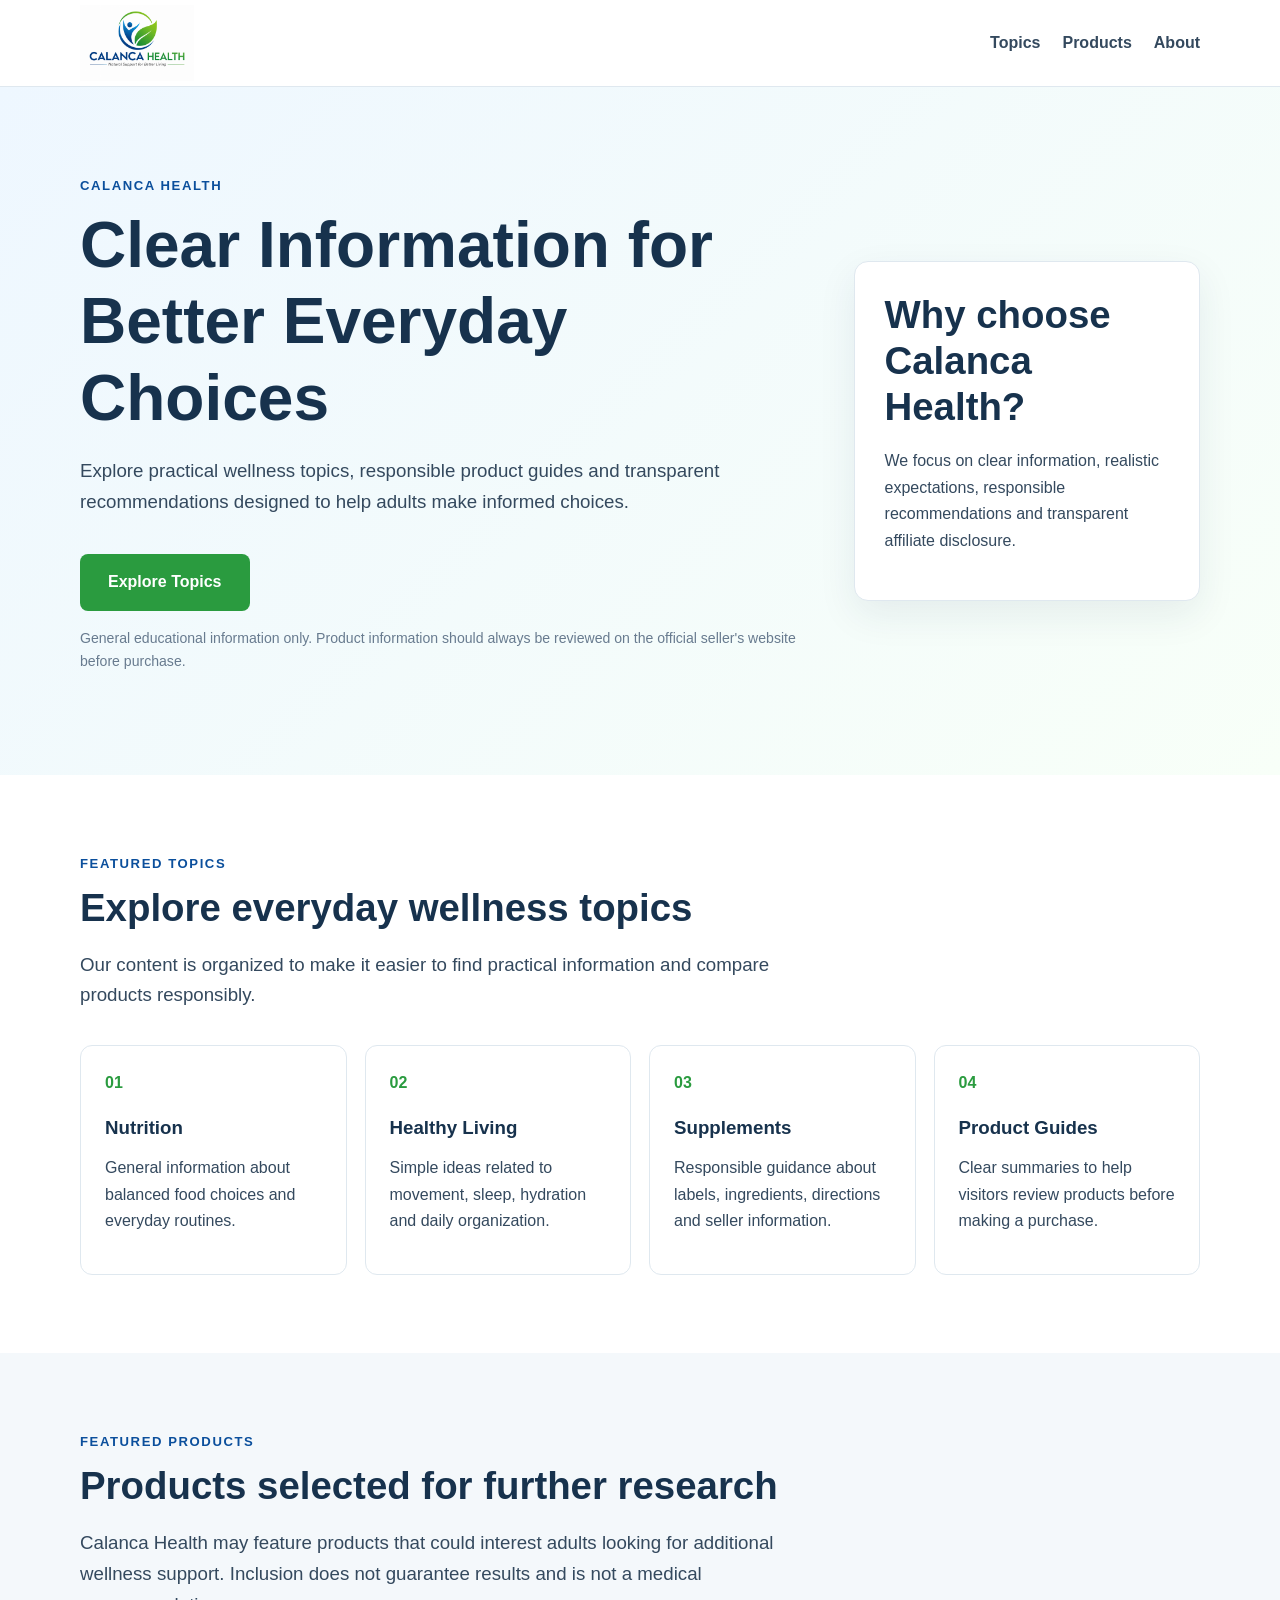
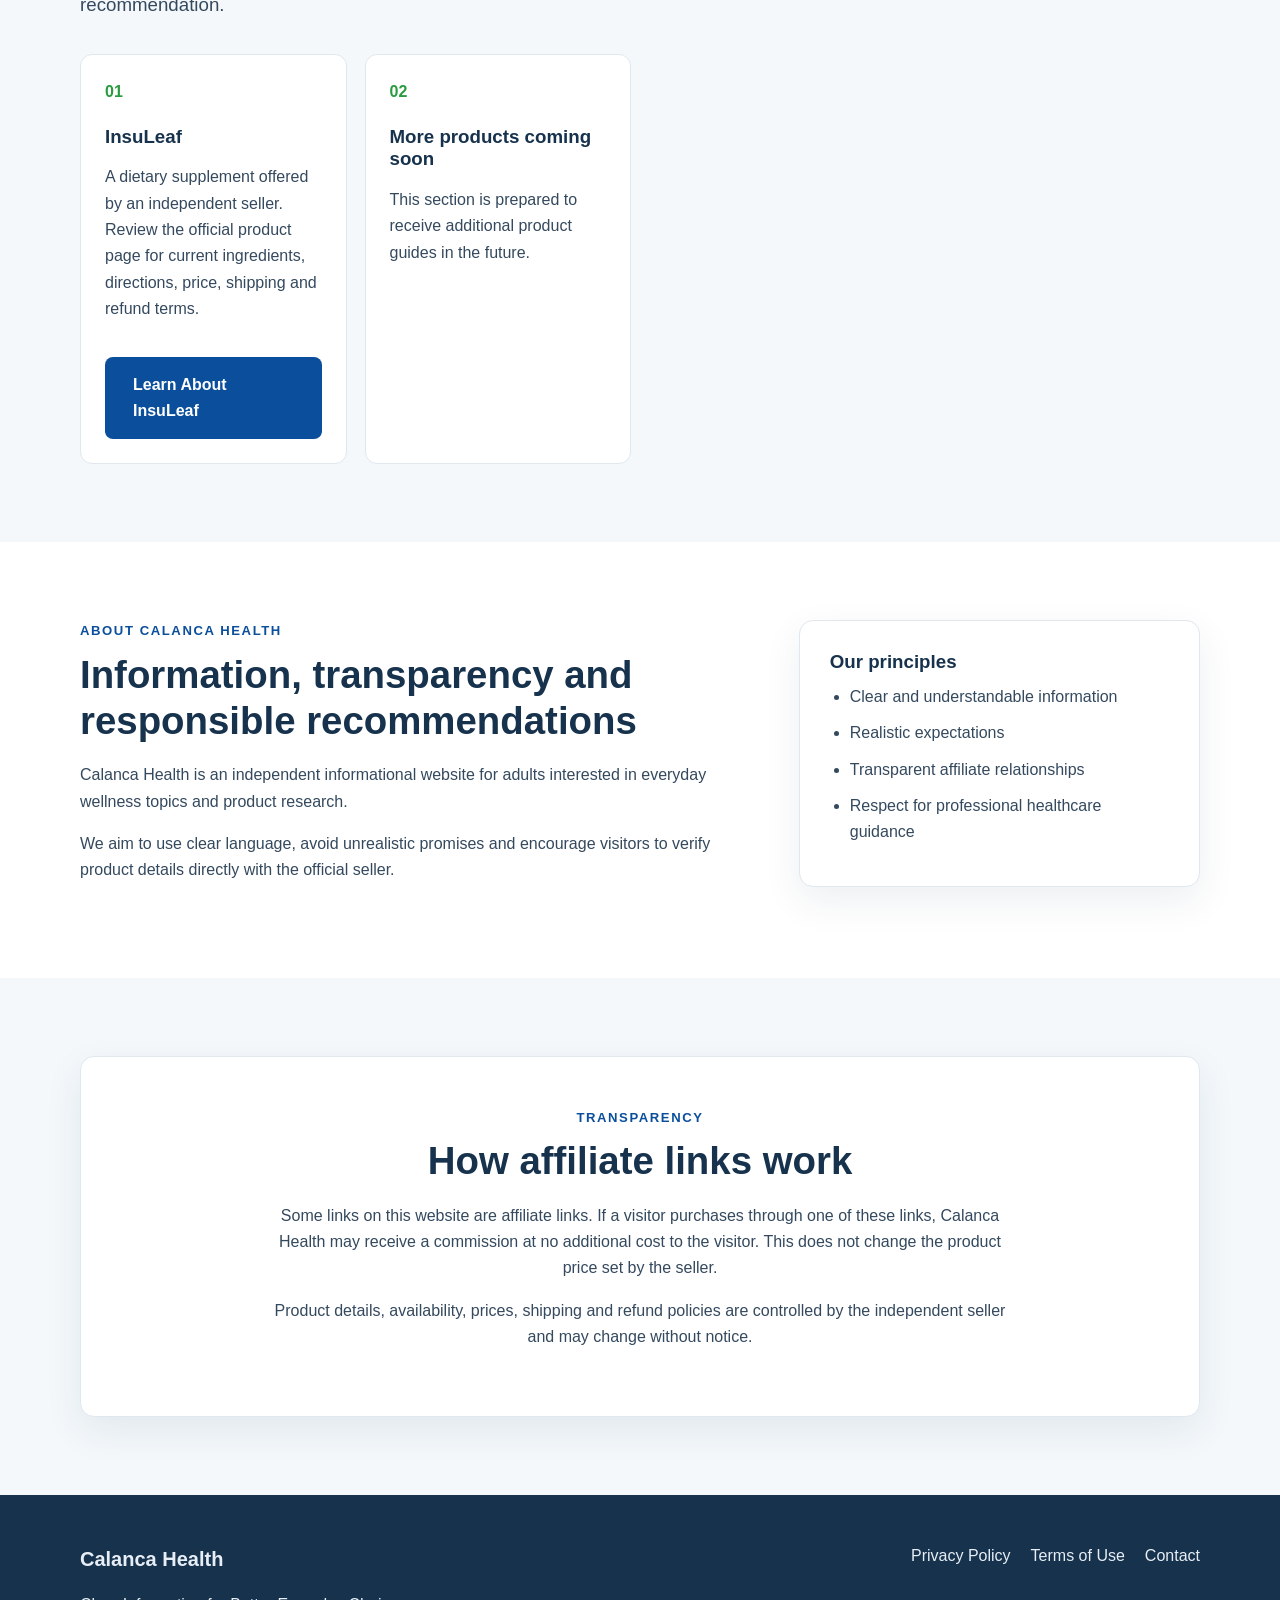
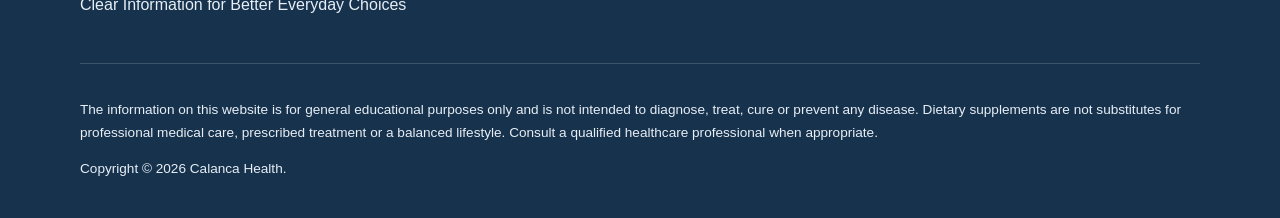
<file: index.html>
<!DOCTYPE html>
<html lang="en">
<head>
  <!-- Google tag (gtag.js) -->
  <script async src="https://www.googletagmanager.com/gtag/js?id=AW-18340418266"></script>
  <script>
    window.dataLayer = window.dataLayer || [];
    function gtag(){dataLayer.push(arguments);}
    gtag('js', new Date());
    gtag('config', 'AW-18340418266');
  </script>
  <meta charset="UTF-8">
  <meta name="viewport" content="width=device-width, initial-scale=1.0">
  <title>Everyday Wellness and Product Guides | Calanca Health</title>
  <meta name="description" content="Calanca Health shares practical wellness information, responsible product guides and transparent affiliate recommendations for adults.">
  <link rel="stylesheet" href="style.css">
</head>
<body>
  <header class="site-header">
    <div class="container header-inner">
      <a href="index.html" class="brand" aria-label="Calanca Health home">
        <img src="logo-calanca-health.png" alt="Calanca Health">
      </a>
      <nav aria-label="Main navigation">
        <a href="#categories">Topics</a>
        <a href="#products">Products</a>
        <a href="#about">About</a>
      </nav>
    </div>
  </header>

  <main>
    <section class="hero">
      <div class="container hero-grid">
        <div>
          <p class="eyebrow">CALANCA HEALTH</p>
          <h1>Clear Information for Better Everyday Choices</h1>
          <p class="lead">
            Explore practical wellness topics, responsible product guides and
            transparent recommendations designed to help adults make informed choices.
          </p>
          <a class="button primary" href="#categories">
            Explore Topics
          </a>
          <p class="small-note">
            General educational information only. Product information should always be
            reviewed on the official seller's website before purchase.
          </p>
        </div>

        <aside class="hero-card" aria-label="Why choose Calanca Health">
          <h2>Why choose Calanca Health?</h2>
          <p>
            We focus on clear information, realistic expectations, responsible
            recommendations and transparent affiliate disclosure.
          </p>
        </aside>
      </div>
    </section>

    <section id="categories" class="section">
      <div class="container">
        <p class="eyebrow">FEATURED TOPICS</p>
        <h2>Explore everyday wellness topics</h2>
        <p class="section-intro">
          Our content is organized to make it easier to find practical information
          and compare products responsibly.
        </p>

        <div class="cards">
          <article class="card">
            <span>01</span>
            <h3>Nutrition</h3>
            <p>General information about balanced food choices and everyday routines.</p>
          </article>

          <article class="card">
            <span>02</span>
            <h3>Healthy Living</h3>
            <p>Simple ideas related to movement, sleep, hydration and daily organization.</p>
          </article>

          <article class="card">
            <span>03</span>
            <h3>Supplements</h3>
            <p>Responsible guidance about labels, ingredients, directions and seller information.</p>
          </article>

          <article class="card">
            <span>04</span>
            <h3>Product Guides</h3>
            <p>Clear summaries to help visitors review products before making a purchase.</p>
          </article>
        </div>
      </div>
    </section>

    <section id="products" class="section soft">
      <div class="container">
        <p class="eyebrow">FEATURED PRODUCTS</p>
        <h2>Products selected for further research</h2>
        <p class="section-intro">
          Calanca Health may feature products that could interest adults looking for
          additional wellness support. Inclusion does not guarantee results and is not
          a medical recommendation.
        </p>

        <div class="cards">
          <article class="card">
            <span>01</span>
            <h3>InsuLeaf</h3>
            <p>
              A dietary supplement offered by an independent seller. Review the official
              product page for current ingredients, directions, price, shipping and refund terms.
            </p>
            <a class="button secondary affiliate-link"
               href="insuleaf.html">
              Learn About InsuLeaf
            </a>
          </article>

          <article class="card">
            <span>02</span>
            <h3>More products coming soon</h3>
            <p>
              This section is prepared to receive additional product guides in the future.
            </p>
          </article>
        </div>
      </div>
    </section>

    <section id="about" class="section">
      <div class="container two-column">
        <div>
          <p class="eyebrow">ABOUT CALANCA HEALTH</p>
          <h2>Information, transparency and responsible recommendations</h2>
          <p>
            Calanca Health is an independent informational website for adults interested
            in everyday wellness topics and product research.
          </p>
          <p>
            We aim to use clear language, avoid unrealistic promises and encourage visitors
            to verify product details directly with the official seller.
          </p>
        </div>

        <div class="check-panel">
          <h3>Our principles</h3>
          <ul>
            <li>Clear and understandable information</li>
            <li>Realistic expectations</li>
            <li>Transparent affiliate relationships</li>
            <li>Respect for professional healthcare guidance</li>
          </ul>
        </div>
      </div>
    </section>

    <section class="section soft">
      <div class="container callout">
        <p class="eyebrow">TRANSPARENCY</p>
        <h2>How affiliate links work</h2>
        <p>
          Some links on this website are affiliate links. If a visitor purchases through
          one of these links, Calanca Health may receive a commission at no additional
          cost to the visitor. This does not change the product price set by the seller.
        </p>
        <p>
          Product details, availability, prices, shipping and refund policies are controlled
          by the independent seller and may change without notice.
        </p>
      </div>
    </section>
  </main>

  <footer>
    <div class="container footer-grid">
      <div>
        <strong>Calanca Health</strong>
        <p>Clear Information for Better Everyday Choices</p>
      </div>
      <div class="footer-links">
        <a href="privacy.html">Privacy Policy</a>
        <a href="terms.html">Terms of Use</a>
        <a href="contact.html">Contact</a>
      </div>
    </div>

    <div class="container disclaimer">
      <p>
        The information on this website is for general educational purposes only and is
        not intended to diagnose, treat, cure or prevent any disease. Dietary supplements
        are not substitutes for professional medical care, prescribed treatment or a
        balanced lifestyle. Consult a qualified healthcare professional when appropriate.
      </p>
      <p>Copyright © 2026 Calanca Health.</p>
    </div>
  </footer>

  <script src="script.js"></script>
</body>
</html>
</file>
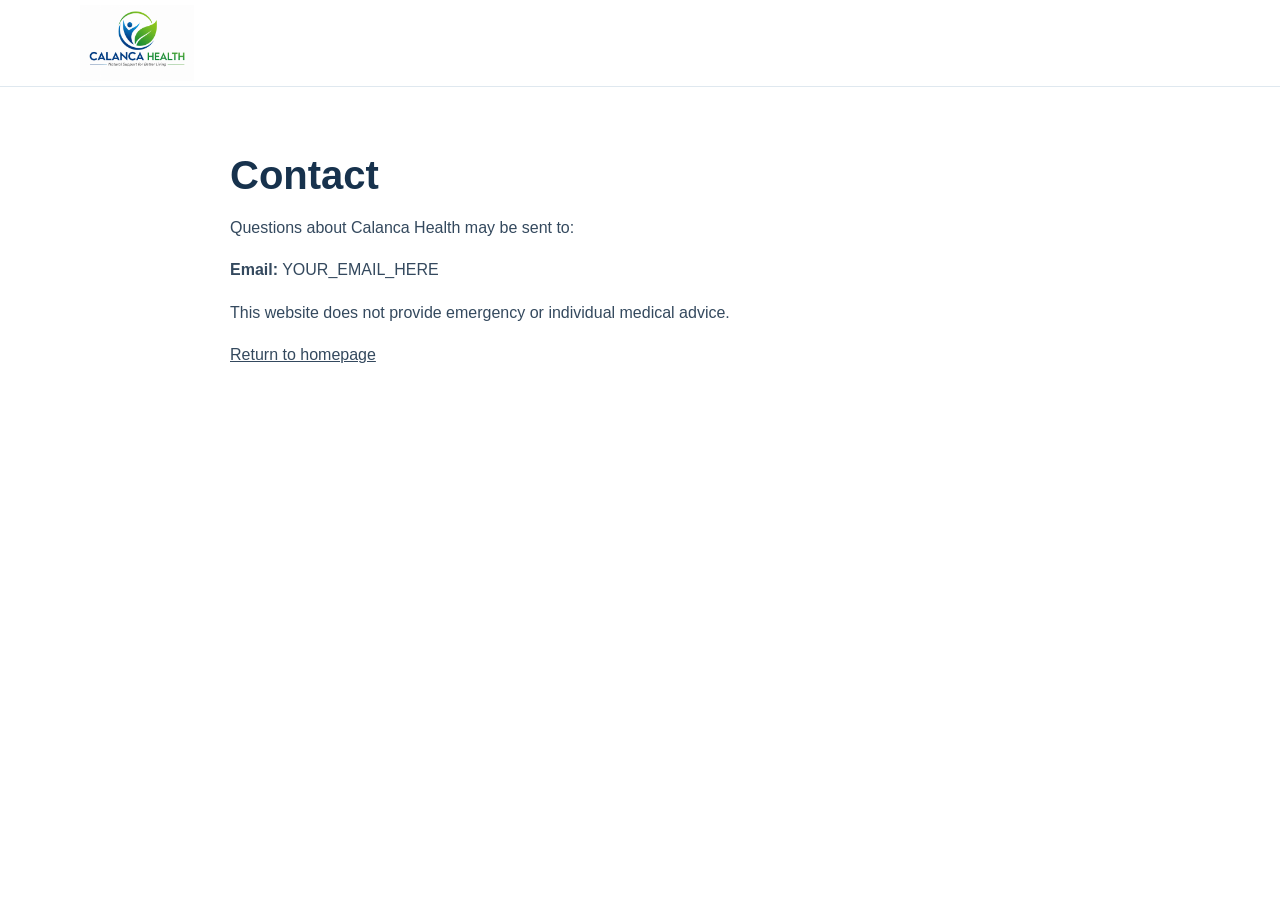
<file: contact.html>
<!DOCTYPE html>
<html lang="en">
<head>
  <meta charset="UTF-8">
  <meta name="viewport" content="width=device-width, initial-scale=1.0">
  <title>Contact | Calanca Health</title>
  <link rel="stylesheet" href="style.css">
</head>
<body class="legal-page">
  <header class="site-header">
    <div class="container header-inner">
      <a href="index.html" class="brand"><img src="logo-calanca-health.png" alt="Calanca Health"></a>
    </div>
  </header>
  <main>
    <div class="container legal-content">
      <h1>Contact</h1>
      <p>Questions about Calanca Health may be sent to:</p>
      <p><strong>Email:</strong> YOUR_EMAIL_HERE</p>
      <p>This website does not provide emergency or individual medical advice.</p>
      <p><a href="index.html">Return to homepage</a></p>
    </div>
  </main>
</body>
</html>
</file>
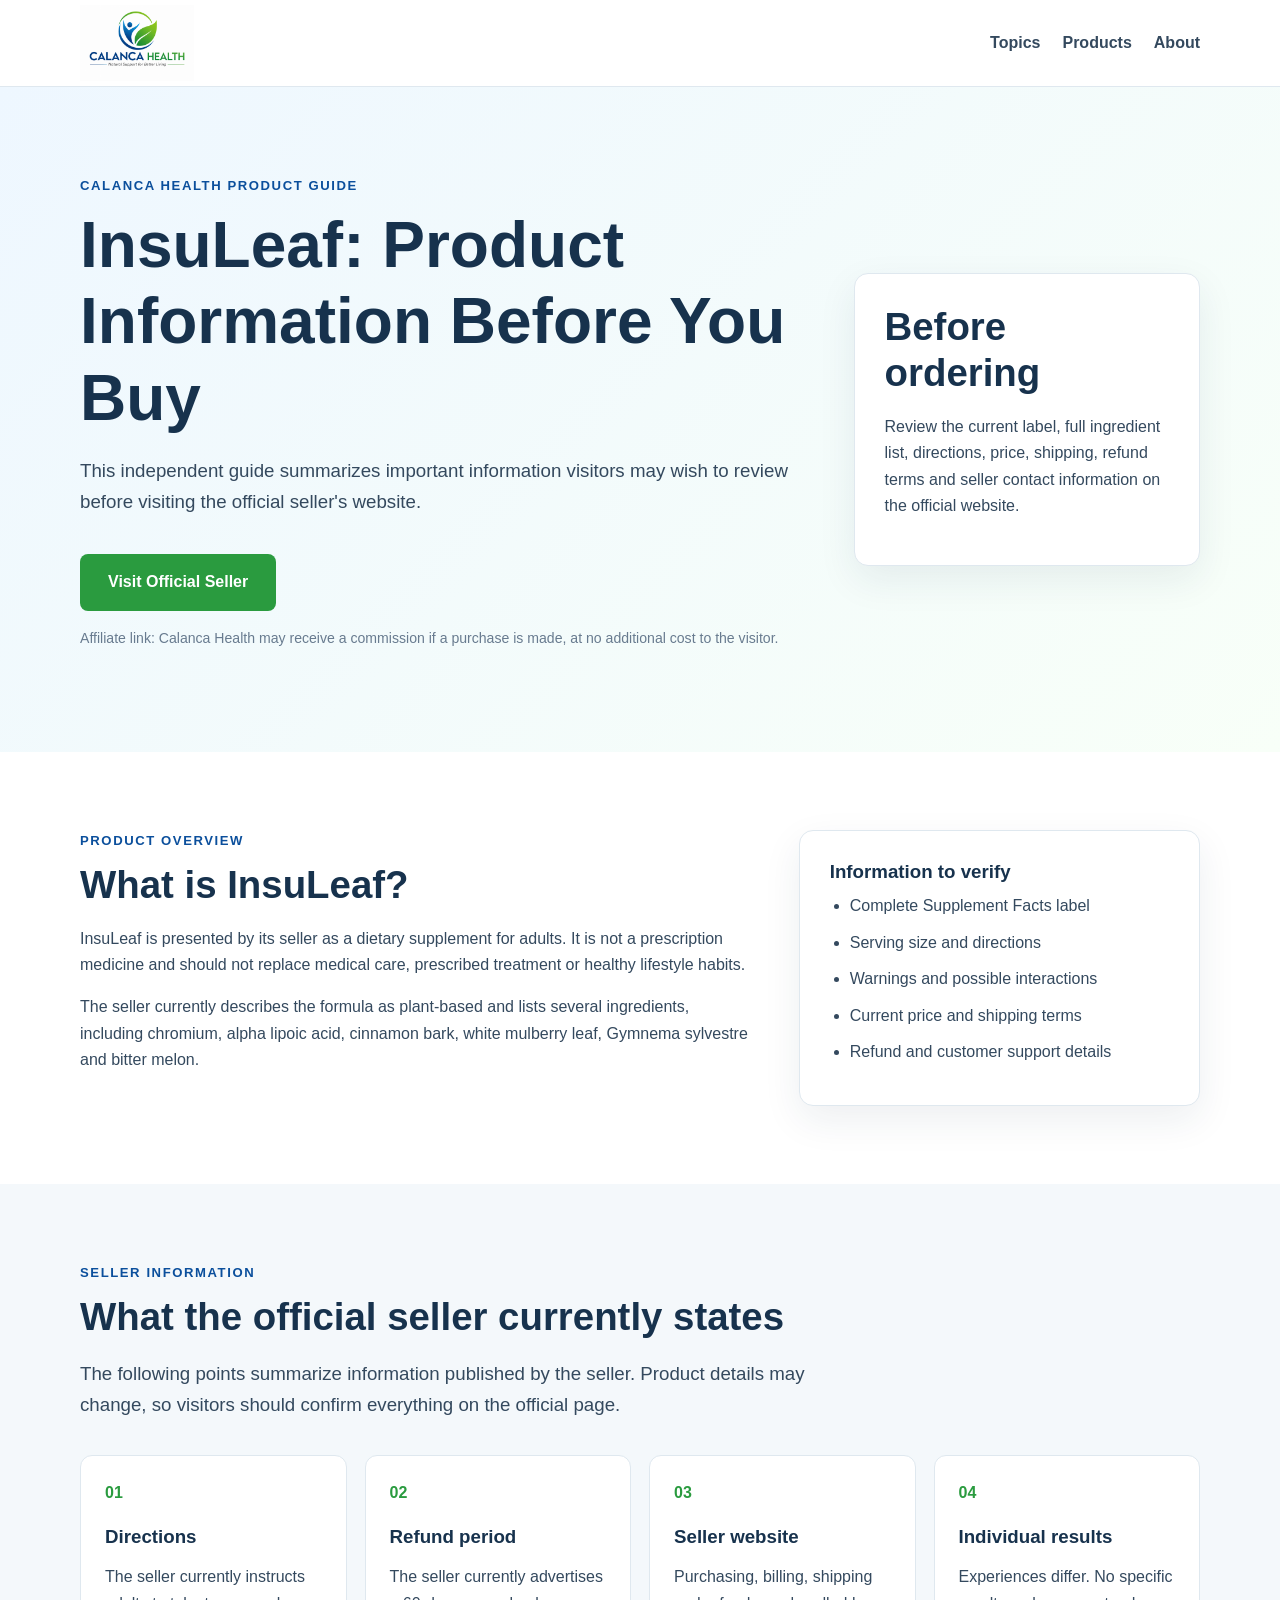
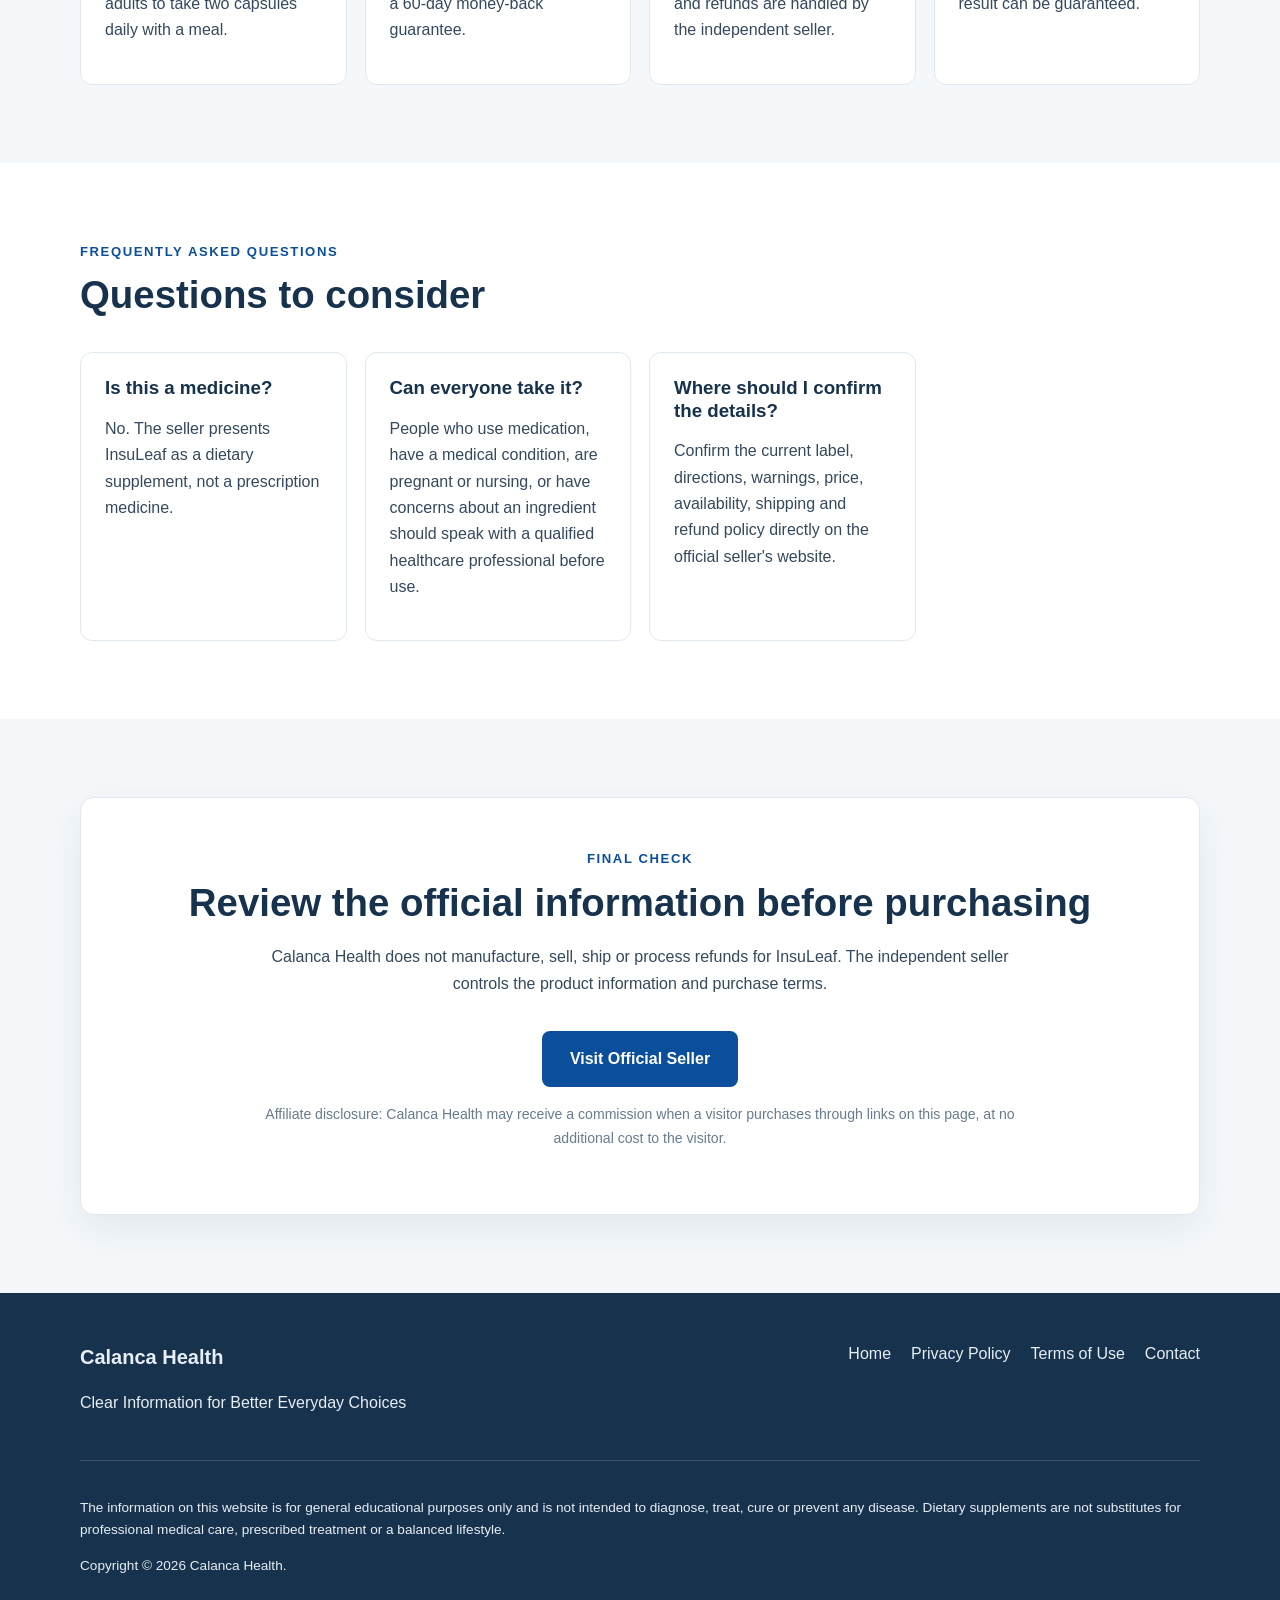
<file: insuleaf.html>
<!DOCTYPE html>
<html lang="en">
<head>
  <!-- Google tag (gtag.js) -->
  <script async src="https://www.googletagmanager.com/gtag/js?id=AW-18340418266"></script>
  <script>
    window.dataLayer = window.dataLayer || [];
    function gtag(){dataLayer.push(arguments);}
    gtag('js', new Date());
    gtag('config', 'AW-18340418266');
  </script>
  <meta charset="UTF-8">
  <meta name="viewport" content="width=device-width, initial-scale=1.0">
  <title>InsuLeaf Product Guide | Calanca Health</title>
  <meta name="description" content="A clear, responsible product guide to InsuLeaf, including seller information, directions, refund information and affiliate disclosure.">
  <link rel="stylesheet" href="style.css">
</head>
<body>
  <header class="site-header">
    <div class="container header-inner">
      <a href="index.html" class="brand" aria-label="Calanca Health home">
        <img src="logo-calanca-health.png" alt="Calanca Health">
      </a>
      <nav aria-label="Main navigation">
        <a href="index.html#categories">Topics</a>
        <a href="index.html#products">Products</a>
        <a href="index.html#about">About</a>
      </nav>
    </div>
  </header>

  <main>
    <section class="hero">
      <div class="container hero-grid">
        <div>
          <p class="eyebrow">CALANCA HEALTH PRODUCT GUIDE</p>
          <h1>InsuLeaf: Product Information Before You Buy</h1>
          <p class="lead">
            This independent guide summarizes important information visitors may wish
            to review before visiting the official seller's website.
          </p>
          <a class="button primary affiliate-link"
             href="https://0250e4pdlgjyte3ardykrvqqaf.hop.clickbank.net"
             rel="nofollow sponsored">
            Visit Official Seller
          </a>
          <p class="small-note">
            Affiliate link: Calanca Health may receive a commission if a purchase is made,
            at no additional cost to the visitor.
          </p>
        </div>

        <aside class="hero-card" aria-label="Important product reminder">
          <h2>Before ordering</h2>
          <p>
            Review the current label, full ingredient list, directions, price, shipping,
            refund terms and seller contact information on the official website.
          </p>
        </aside>
      </div>
    </section>

    <section class="section">
      <div class="container two-column">
        <div>
          <p class="eyebrow">PRODUCT OVERVIEW</p>
          <h2>What is InsuLeaf?</h2>
          <p>
            InsuLeaf is presented by its seller as a dietary supplement for adults.
            It is not a prescription medicine and should not replace medical care,
            prescribed treatment or healthy lifestyle habits.
          </p>
          <p>
            The seller currently describes the formula as plant-based and lists several
            ingredients, including chromium, alpha lipoic acid, cinnamon bark, white
            mulberry leaf, Gymnema sylvestre and bitter melon.
          </p>
        </div>

        <div class="check-panel">
          <h3>Information to verify</h3>
          <ul>
            <li>Complete Supplement Facts label</li>
            <li>Serving size and directions</li>
            <li>Warnings and possible interactions</li>
            <li>Current price and shipping terms</li>
            <li>Refund and customer support details</li>
          </ul>
        </div>
      </div>
    </section>

    <section class="section soft">
      <div class="container">
        <p class="eyebrow">SELLER INFORMATION</p>
        <h2>What the official seller currently states</h2>
        <p class="section-intro">
          The following points summarize information published by the seller. Product
          details may change, so visitors should confirm everything on the official page.
        </p>

        <div class="cards">
          <article class="card">
            <span>01</span>
            <h3>Directions</h3>
            <p>The seller currently instructs adults to take two capsules daily with a meal.</p>
          </article>

          <article class="card">
            <span>02</span>
            <h3>Refund period</h3>
            <p>The seller currently advertises a 60-day money-back guarantee.</p>
          </article>

          <article class="card">
            <span>03</span>
            <h3>Seller website</h3>
            <p>Purchasing, billing, shipping and refunds are handled by the independent seller.</p>
          </article>

          <article class="card">
            <span>04</span>
            <h3>Individual results</h3>
            <p>Experiences differ. No specific result can be guaranteed.</p>
          </article>
        </div>
      </div>
    </section>

    <section class="section">
      <div class="container">
        <p class="eyebrow">FREQUENTLY ASKED QUESTIONS</p>
        <h2>Questions to consider</h2>

        <div class="cards">
          <article class="card">
            <h3>Is this a medicine?</h3>
            <p>No. The seller presents InsuLeaf as a dietary supplement, not a prescription medicine.</p>
          </article>

          <article class="card">
            <h3>Can everyone take it?</h3>
            <p>
              People who use medication, have a medical condition, are pregnant or nursing,
              or have concerns about an ingredient should speak with a qualified healthcare
              professional before use.
            </p>
          </article>

          <article class="card">
            <h3>Where should I confirm the details?</h3>
            <p>
              Confirm the current label, directions, warnings, price, availability,
              shipping and refund policy directly on the official seller's website.
            </p>
          </article>
        </div>
      </div>
    </section>

    <section class="section soft">
      <div class="container callout">
        <p class="eyebrow">FINAL CHECK</p>
        <h2>Review the official information before purchasing</h2>
        <p>
          Calanca Health does not manufacture, sell, ship or process refunds for InsuLeaf.
          The independent seller controls the product information and purchase terms.
        </p>
        <a class="button secondary affiliate-link"
           href="https://0250e4pdlgjyte3ardykrvqqaf.hop.clickbank.net"
           rel="nofollow sponsored">
          Visit Official Seller
        </a>
        <p class="affiliate-disclosure">
          Affiliate disclosure: Calanca Health may receive a commission when a visitor
          purchases through links on this page, at no additional cost to the visitor.
        </p>
      </div>
    </section>
  </main>

  <footer>
    <div class="container footer-grid">
      <div>
        <strong>Calanca Health</strong>
        <p>Clear Information for Better Everyday Choices</p>
      </div>
      <div class="footer-links">
        <a href="index.html">Home</a>
        <a href="privacy.html">Privacy Policy</a>
        <a href="terms.html">Terms of Use</a>
        <a href="contact.html">Contact</a>
      </div>
    </div>

    <div class="container disclaimer">
      <p>
        The information on this website is for general educational purposes only and is
        not intended to diagnose, treat, cure or prevent any disease. Dietary supplements
        are not substitutes for professional medical care, prescribed treatment or a
        balanced lifestyle.
      </p>
      <p>Copyright © 2026 Calanca Health.</p>
    </div>
  </footer>

  <script src="script.js"></script>
</body>
</html>
</file>
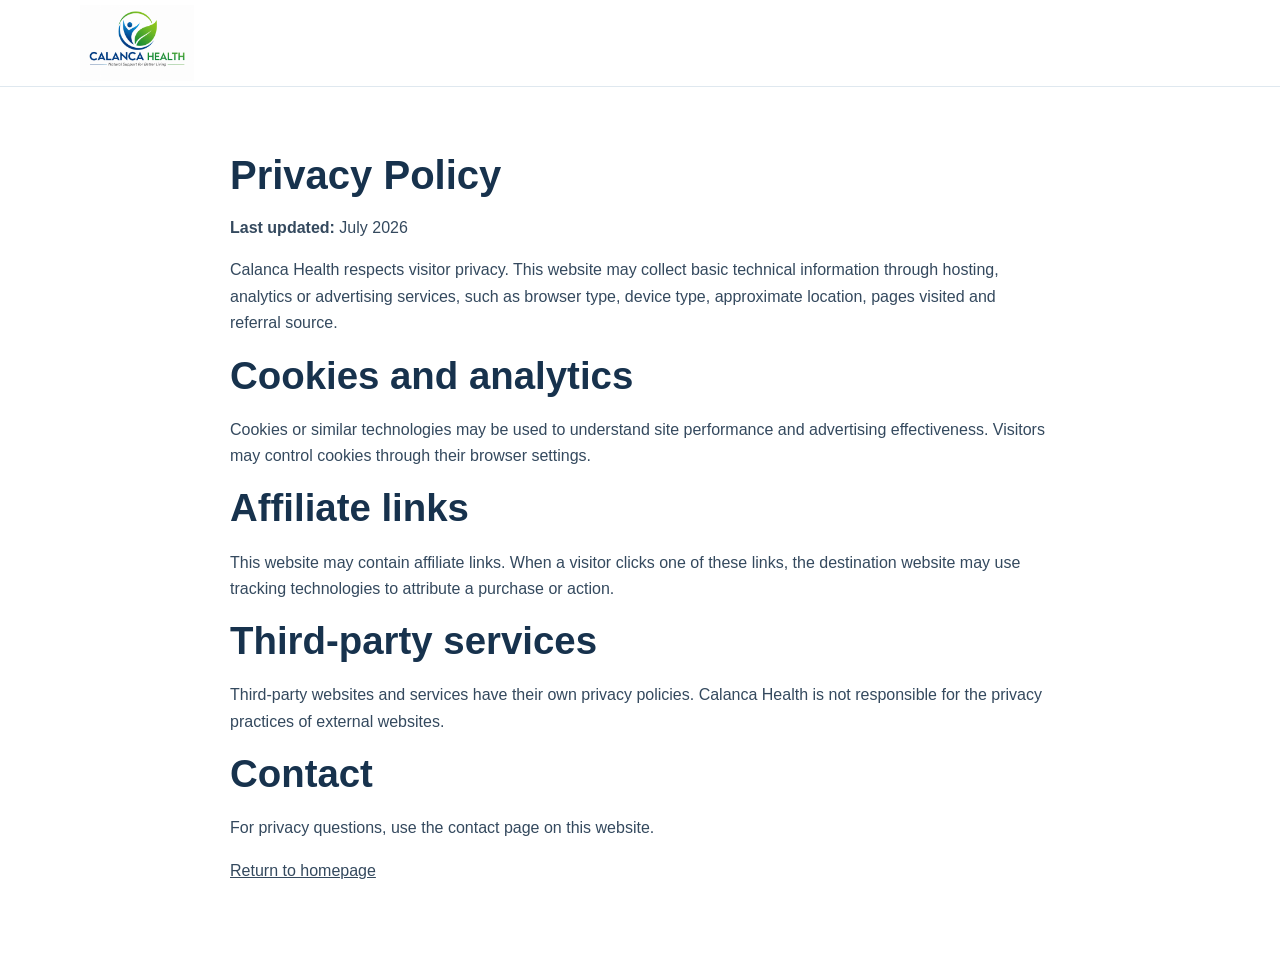
<file: privacy.html>
<!DOCTYPE html>
<html lang="en">
<head>
  <meta charset="UTF-8">
  <meta name="viewport" content="width=device-width, initial-scale=1.0">
  <title>Privacy Policy | Calanca Health</title>
  <link rel="stylesheet" href="style.css">
</head>
<body class="legal-page">
  <header class="site-header">
    <div class="container header-inner">
      <a href="index.html" class="brand"><img src="logo-calanca-health.png" alt="Calanca Health"></a>
    </div>
  </header>
  <main>
    <div class="container legal-content">
      <h1>Privacy Policy</h1>
      <p><strong>Last updated:</strong> July 2026</p>
      <p>Calanca Health respects visitor privacy. This website may collect basic technical information through hosting, analytics or advertising services, such as browser type, device type, approximate location, pages visited and referral source.</p>
      <h2>Cookies and analytics</h2>
      <p>Cookies or similar technologies may be used to understand site performance and advertising effectiveness. Visitors may control cookies through their browser settings.</p>
      <h2>Affiliate links</h2>
      <p>This website may contain affiliate links. When a visitor clicks one of these links, the destination website may use tracking technologies to attribute a purchase or action.</p>
      <h2>Third-party services</h2>
      <p>Third-party websites and services have their own privacy policies. Calanca Health is not responsible for the privacy practices of external websites.</p>
      <h2>Contact</h2>
      <p>For privacy questions, use the contact page on this website.</p>
      <p><a href="index.html">Return to homepage</a></p>
    </div>
  </main>
</body>
</html>
</file>
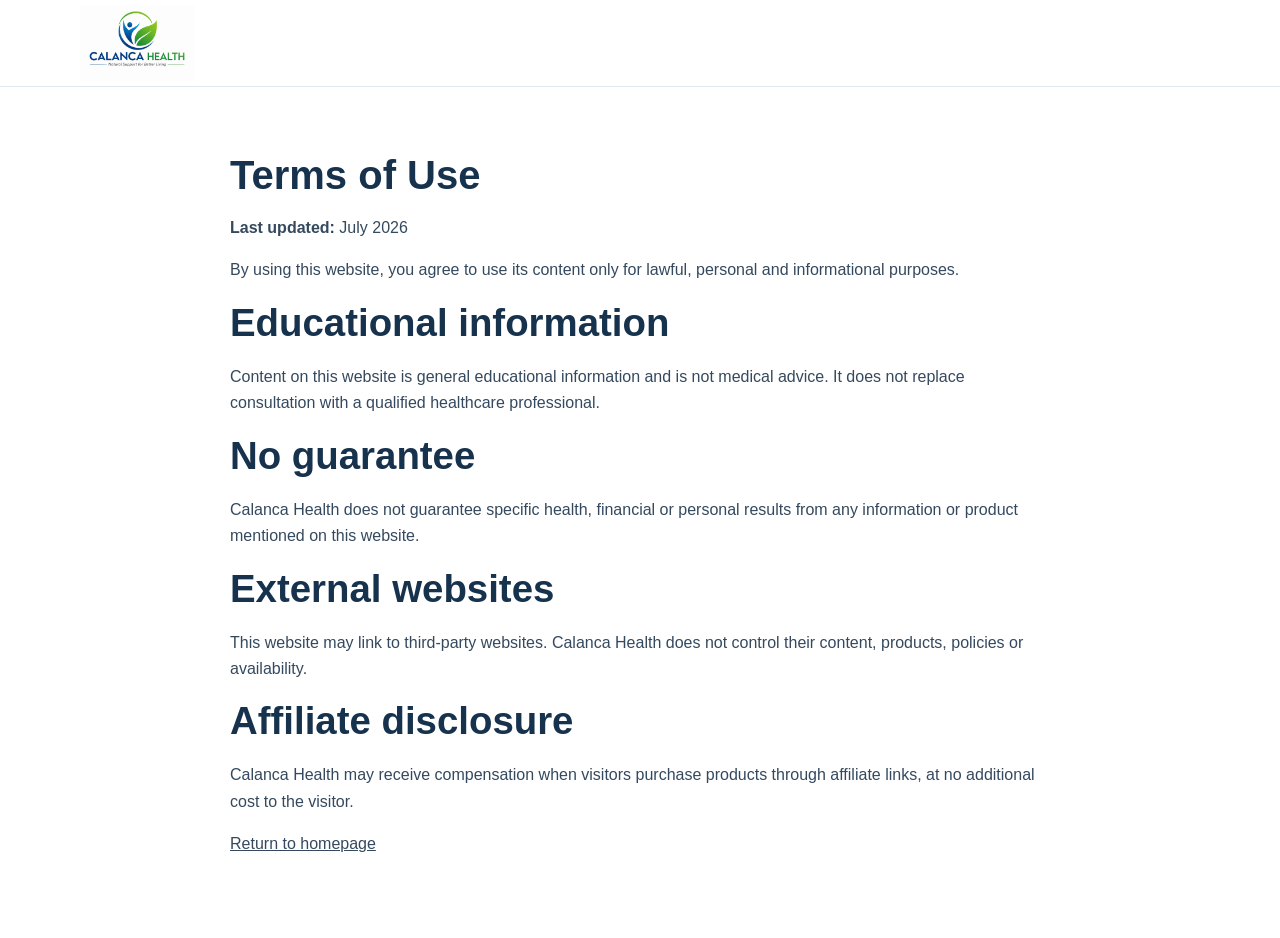
<file: terms.html>
<!DOCTYPE html>
<html lang="en">
<head>
  <meta charset="UTF-8">
  <meta name="viewport" content="width=device-width, initial-scale=1.0">
  <title>Terms of Use | Calanca Health</title>
  <link rel="stylesheet" href="style.css">
</head>
<body class="legal-page">
  <header class="site-header">
    <div class="container header-inner">
      <a href="index.html" class="brand"><img src="logo-calanca-health.png" alt="Calanca Health"></a>
    </div>
  </header>
  <main>
    <div class="container legal-content">
      <h1>Terms of Use</h1>
      <p><strong>Last updated:</strong> July 2026</p>
      <p>By using this website, you agree to use its content only for lawful, personal and informational purposes.</p>
      <h2>Educational information</h2>
      <p>Content on this website is general educational information and is not medical advice. It does not replace consultation with a qualified healthcare professional.</p>
      <h2>No guarantee</h2>
      <p>Calanca Health does not guarantee specific health, financial or personal results from any information or product mentioned on this website.</p>
      <h2>External websites</h2>
      <p>This website may link to third-party websites. Calanca Health does not control their content, products, policies or availability.</p>
      <h2>Affiliate disclosure</h2>
      <p>Calanca Health may receive compensation when visitors purchase products through affiliate links, at no additional cost to the visitor.</p>
      <p><a href="index.html">Return to homepage</a></p>
    </div>
  </main>
</body>
</html>
</file>
<file: style.css>
* {
  box-sizing: border-box;
}

:root {
  --blue: #0b4f9c;
  --green: #2a9b3f;
  --dark: #17324d;
  --text: #34495e;
  --soft: #f4f8fb;
  --border: #dfe8ef;
  --white: #ffffff;
}

html {
  scroll-behavior: smooth;
}

body {
  margin: 0;
  font-family: Arial, Helvetica, sans-serif;
  color: var(--text);
  background: var(--white);
  line-height: 1.65;
}

a {
  color: inherit;
}

.container {
  width: min(1120px, 92%);
  margin: 0 auto;
}

.site-header {
  background: var(--white);
  border-bottom: 1px solid var(--border);
  position: sticky;
  top: 0;
  z-index: 20;
}

.header-inner {
  min-height: 86px;
  display: flex;
  align-items: center;
  justify-content: space-between;
  gap: 24px;
}

.brand img {
  display: block;
  width: 230px;
  max-height: 76px;
  object-fit: contain;
  object-position: left center;
}

nav {
  display: flex;
  gap: 22px;
  font-weight: 700;
}

nav a,
.footer-links a {
  text-decoration: none;
}

nav a:hover,
.footer-links a:hover {
  text-decoration: underline;
}

.hero {
  padding: 88px 0;
  background: linear-gradient(135deg, #eef7ff, #f8fff8);
}

.hero-grid {
  display: grid;
  grid-template-columns: 1.35fr 0.65fr;
  gap: 54px;
  align-items: center;
}

.eyebrow {
  margin: 0 0 10px;
  color: var(--blue);
  font-size: 0.82rem;
  letter-spacing: 0.12em;
  font-weight: 800;
}

h1,
h2,
h3 {
  color: var(--dark);
  line-height: 1.2;
}

h1 {
  margin: 0;
  font-size: clamp(2.35rem, 5vw, 4.25rem);
  max-width: 850px;
}

h2 {
  font-size: clamp(1.9rem, 3vw, 2.8rem);
  margin: 0 0 18px;
}

h3 {
  margin: 0 0 10px;
}

.lead,
.section-intro {
  font-size: 1.17rem;
  max-width: 760px;
}

.button {
  display: inline-block;
  margin-top: 18px;
  padding: 15px 28px;
  border-radius: 8px;
  text-decoration: none;
  font-weight: 800;
  transition: transform 0.15s ease, opacity 0.15s ease;
}

.button:hover {
  transform: translateY(-1px);
  opacity: 0.92;
}

.primary {
  background: var(--green);
  color: var(--white);
}

.secondary {
  background: var(--blue);
  color: var(--white);
}

.small-note,
.affiliate-disclosure {
  font-size: 0.88rem;
  color: #687b8f;
  margin-top: 16px;
}

.hero-card,
.check-panel,
.callout {
  background: var(--white);
  border: 1px solid var(--border);
  border-radius: 14px;
  box-shadow: 0 14px 38px rgba(23, 50, 77, 0.08);
}

.hero-card,
.check-panel {
  padding: 30px;
}

.section {
  padding: 78px 0;
}

.soft {
  background: var(--soft);
}

.cards {
  display: grid;
  grid-template-columns: repeat(4, 1fr);
  gap: 18px;
  margin-top: 34px;
}

.card {
  min-height: 150px;
  padding: 24px;
  border: 1px solid var(--border);
  border-radius: 12px;
  background: var(--white);
}

.card span {
  display: inline-block;
  color: var(--green);
  font-weight: 900;
  margin-bottom: 20px;
}

.two-column {
  display: grid;
  grid-template-columns: 1.25fr 0.75fr;
  gap: 50px;
  align-items: start;
}

.check-panel ul {
  margin: 0;
  padding-left: 20px;
}

.check-panel li {
  margin: 10px 0;
}

.callout {
  text-align: center;
  padding: 50px;
}

.callout p {
  max-width: 760px;
  margin-left: auto;
  margin-right: auto;
}

footer {
  background: var(--dark);
  color: #e7eef5;
  padding: 48px 0 24px;
}

footer strong {
  font-size: 1.25rem;
}

.footer-grid {
  display: flex;
  justify-content: space-between;
  gap: 30px;
}

.footer-links {
  display: flex;
  flex-wrap: wrap;
  gap: 20px;
}

.disclaimer {
  border-top: 1px solid rgba(255,255,255,0.16);
  margin-top: 28px;
  padding-top: 22px;
  font-size: 0.85rem;
}

.legal-page main {
  min-height: 70vh;
}

.legal-content {
  max-width: 820px;
  padding: 64px 0;
}

.legal-content h1 {
  font-size: 2.5rem;
}

@media (max-width: 860px) {
  .header-inner,
  .footer-grid {
    align-items: flex-start;
  }

  nav {
    display: none;
  }

  .hero-grid,
  .two-column {
    grid-template-columns: 1fr;
  }

  .cards {
    grid-template-columns: repeat(2, 1fr);
  }

  .brand img {
    width: 190px;
  }
}

@media (max-width: 520px) {
  .hero {
    padding: 62px 0;
  }

  .section {
    padding: 58px 0;
  }

  .cards {
    grid-template-columns: 1fr;
  }

  .callout {
    padding: 32px 22px;
  }

  .button {
    width: 100%;
    text-align: center;
  }
}
</file>
